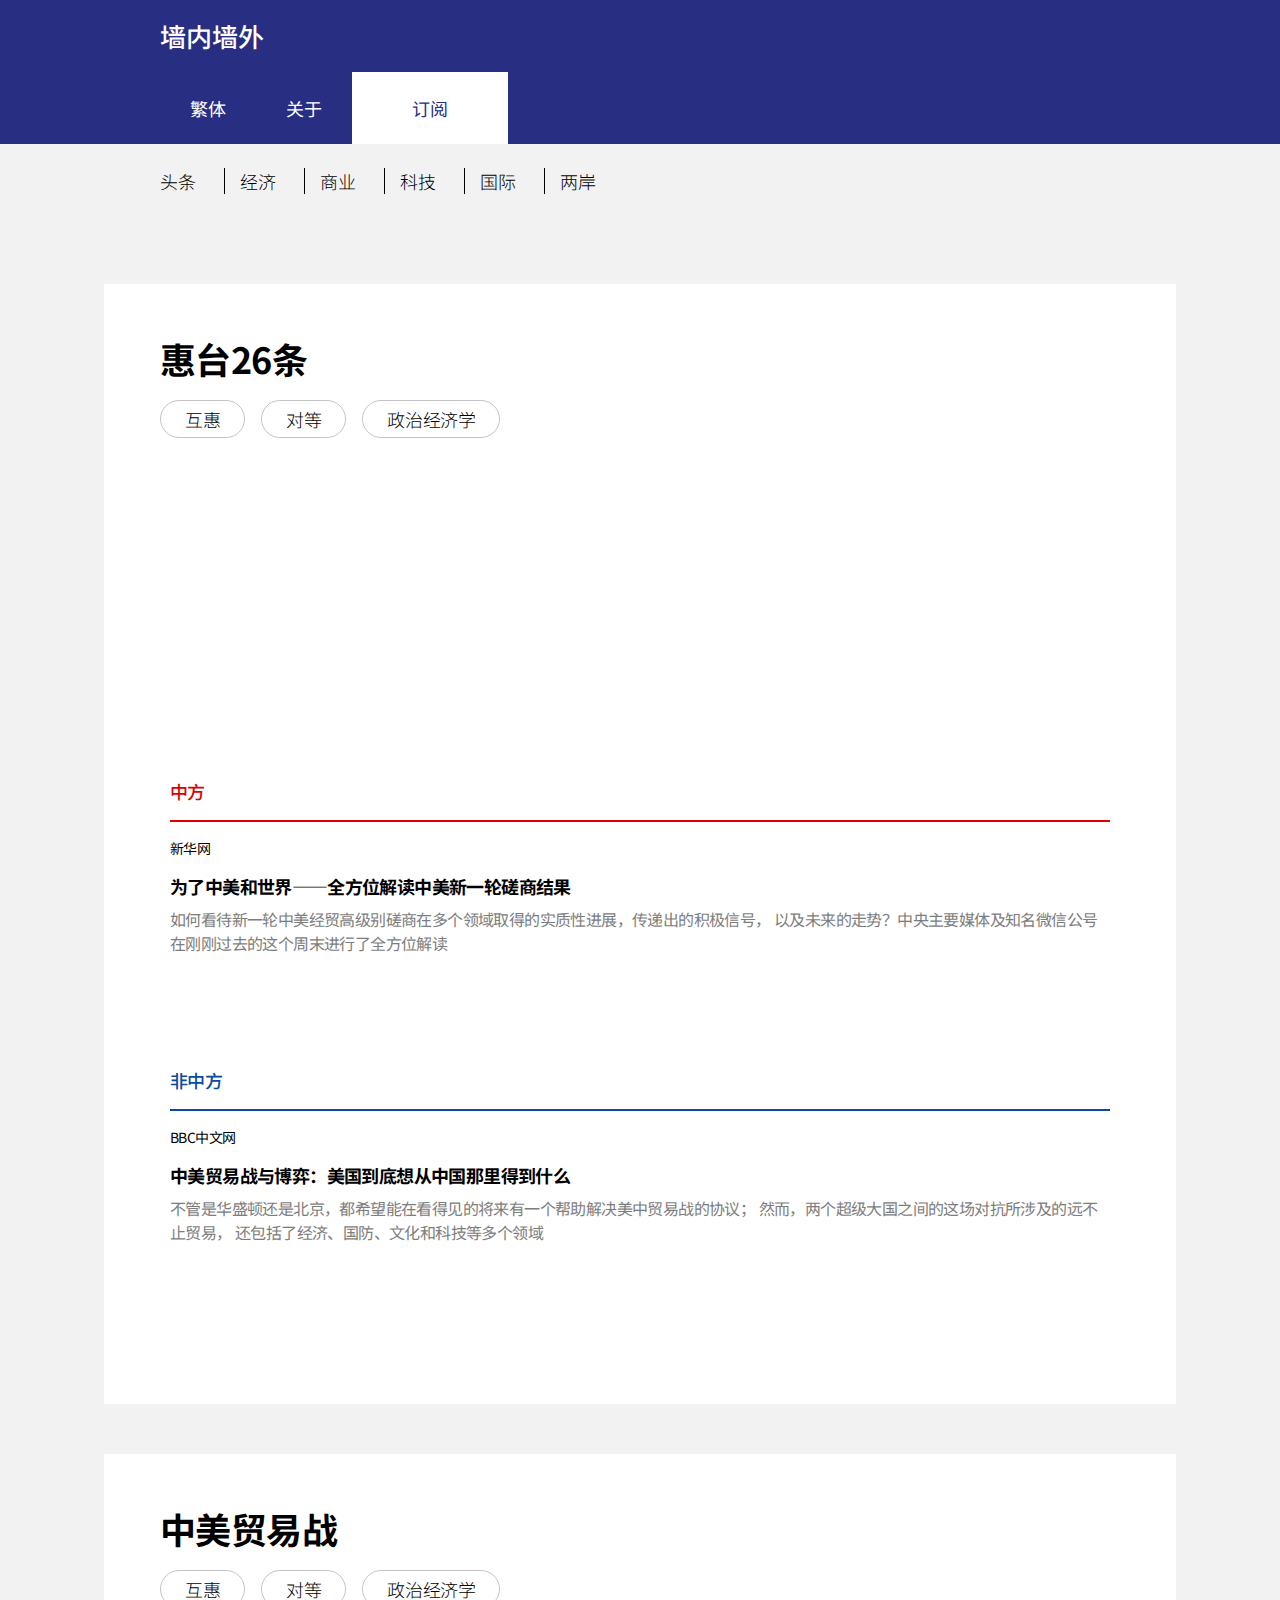
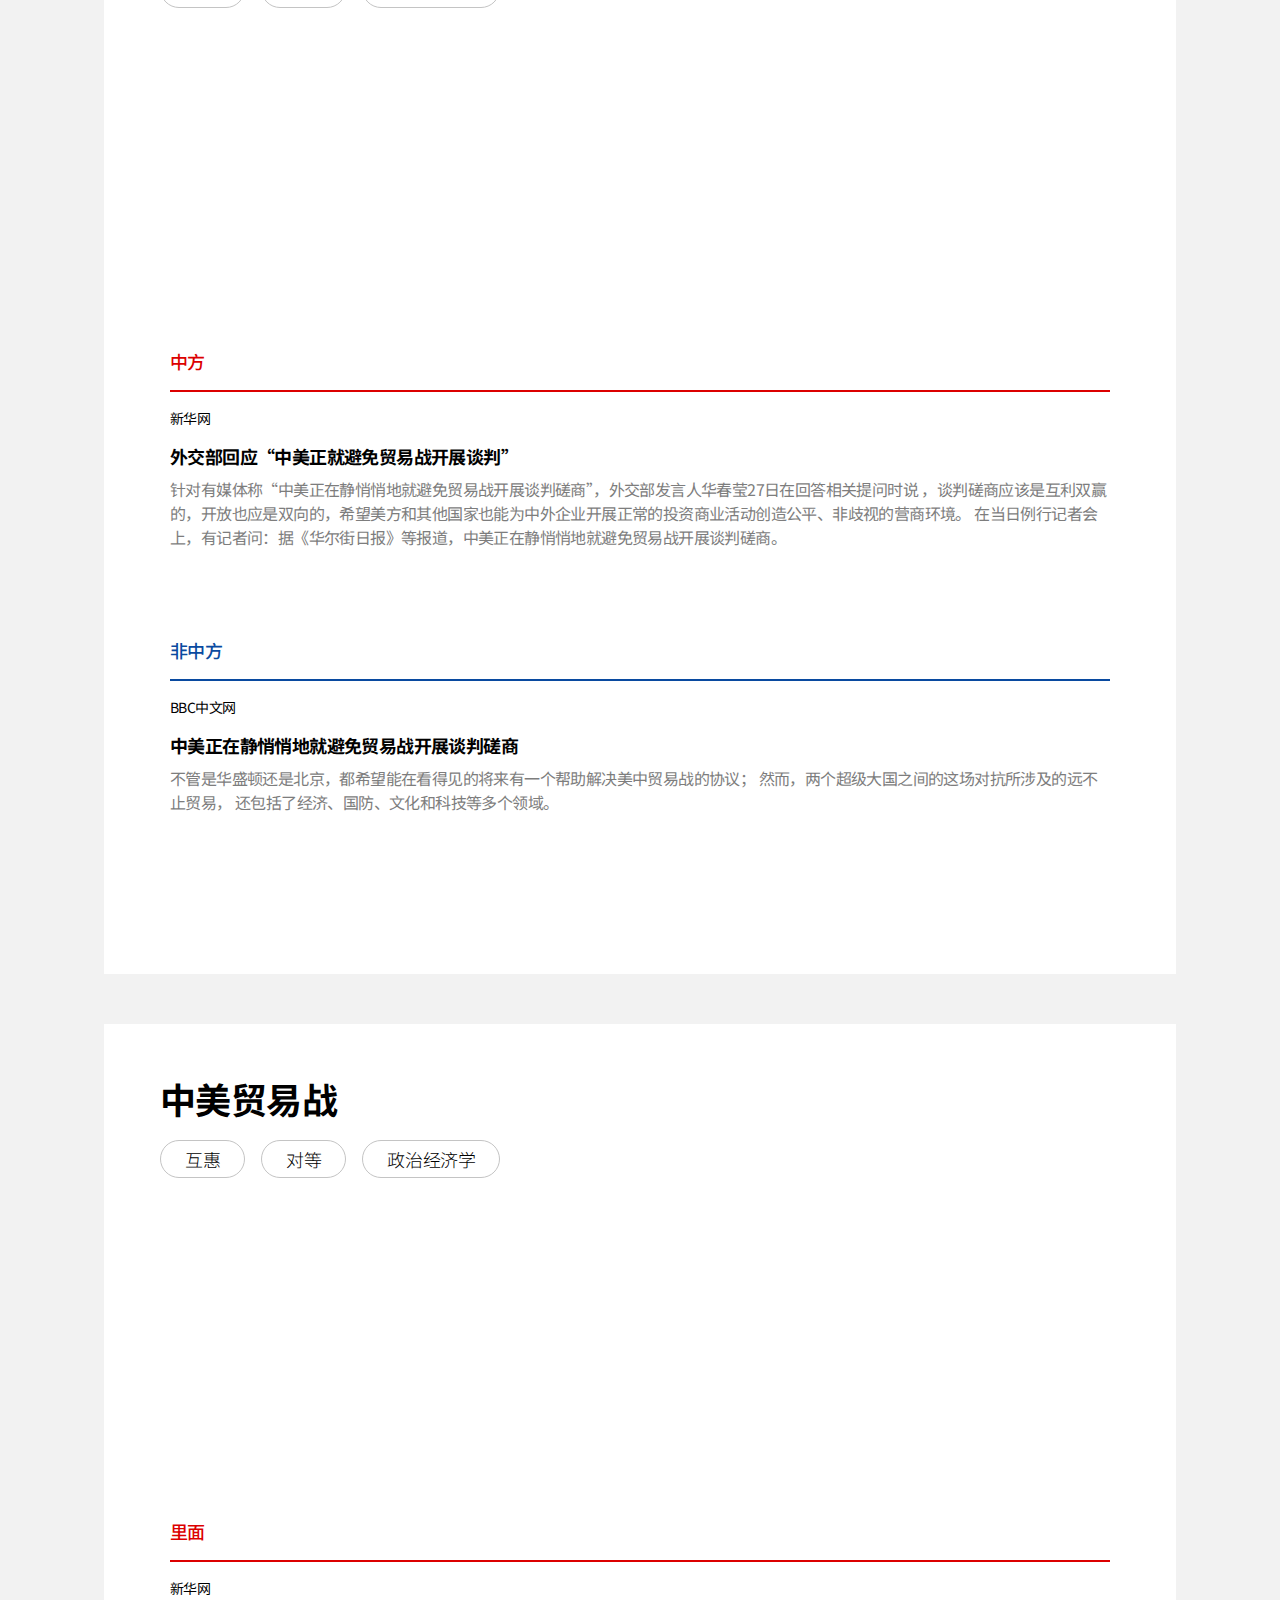
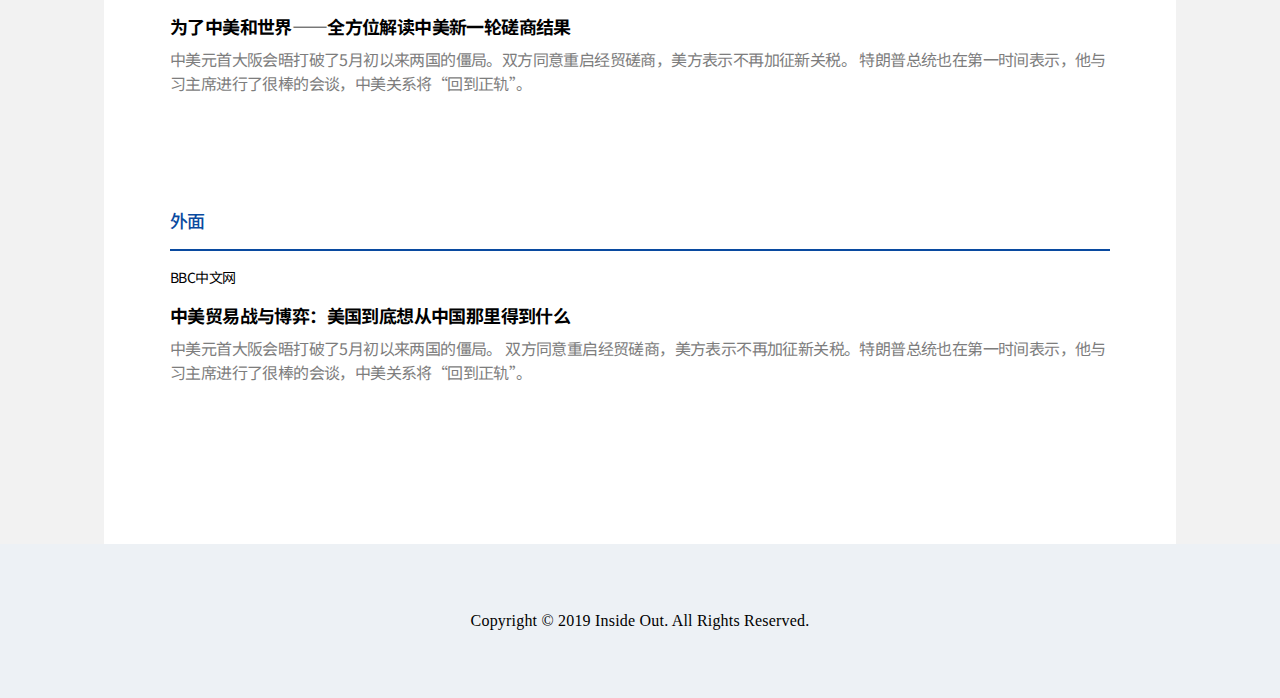
<file: demo/public/index.html>
<!-- <!DOCTYPE html> -->
<html lang='zh-Hans'>
<head>
	<title>墙内墙外</title>
	<meta name='viewport' content='width=device-width, initial-scale=1'>
	<meta http-equiv='Content-Type' content='text/html; charset=utf-8' />
	<meta name='keywords' content='' />


	<!-- Font -->
	<link href="https://fonts.googleapis.com/css?family=Noto+Sans+SC&display=swap" rel="stylesheet">
  <!-- CSS -->
	<link href='styles/reset.css' rel='stylesheet' type='text/css' />
	<link href='styles/layout.css' rel='stylesheet' type='text/css' />
	<link href='styles/share.css' rel='stylesheet' type='text/css' />

	<link href='styles/header.css' rel='stylesheet' type='text/css' />
	<link href='styles/nav.css' rel='stylesheet' type='text/css' />
	<link href='styles/index.css' rel='stylesheet' type='text/css' />
	<link href='styles/footer.css' rel='stylesheet' type='text/css' />


	<!--/script-->
</head>


<body>

	<header class='header'>
		<div class='sector'>
			<a href='./index.html'>
		    <h1 class='at16-col10 column logo'>墙内墙外</h1>
			</a>
	    <nav class='at16-col6 column page-nav'>
	      <ul class='page-nav-items'>
	        <li class='page-nav-item'><a href='zh-Hant'></a>繁体</li>
	        <li class='page-nav-item'><a href='#about'></a>关于</li>
	        <li class='page-nav-item'><a href='subscribe'></a>订阅</li>
	      </ul>
	    </nav>
		</div>
	</header>

	<main class='section'>
		<nav class='nav sector'>
			<ul class='column topic-nav-items'>
				<li class='topic-nav-item'><a href=''>头条</a></li>
				<li class='topic-nav-item'><a href=''>经济</a></li>
				<li class='topic-nav-item'><a href=''>商业</a></li>
				<li class='topic-nav-item'><a href=''>科技</a></li>
				<li class='topic-nav-item'><a href=''>国际</a></li>
				<li class='topic-nav-item'><a href=''>两岸</a></li>
			</ul>
		</nav>

		<section class='sector article-cards-wrapper'>
			<div class='sector article-heighlight'>
				<div class='at16-col8 column'>
					<a href='./article_1.html'>
						<h3 class='article-heighlight-headline'>惠台26条</h3>
					</a>
					<div class='column article-keywords'>
						<ul class='article-keyword-items'>
							<li class='article-keyword-item'><a href=''>互惠</a></li>
							<li class='article-keyword-item'><a href=''>对等</a></li>
							<li class='article-keyword-item'><a href=''>政治经济学</a></li>
						</ul>
					</div>
				</div>
				<div class='at16-col8 column'>
					<div class='article-image'
							 style="background-image: url('https://x0.ifengimg.com/ucms/2019_45/4AED47062D3A608E4126D16DEFFB3E1DF734096E_w750_h376.jpg')">
					</div>
				</div>
			</div>

			<div class='sector article-comparison'>

				<div class='at16-col8 column'>
					<div class='module'>
						<h3 class='sub-topic red-text'>中方</h3>
						<article class='article-card red-underline'>
						<h5 class='article-source'>新华网</h5>
						<h4 class='article-headline'>为了中美和世界——全方位解读中美新一轮磋商结果</h4>
						<div class='article-summary'>
							<p>
								如何看待新一轮中美经贸高级别磋商在多个领域取得的实质性进展，传递出的积极信号，
								以及未来的走势？中央主要媒体及知名微信公号在刚刚过去的这个周末进行了全方位解读
							</p>
						</div>
					</article>
					</div>
				</div>
				<div class='at16-col8 column'>
					<div class='module'>
						<h3 class='sub-topic blue-text'>非中方</h3>
						<article class='article-card blue-underline'>
						<h5 class='article-source'>BBC中文网</h5>
						<h4 class='article-headline'>中美贸易战与博弈：美国到底想从中国那里得到什么</h4>
						<div class='article-summary'>
							<p>
								不管是华盛顿还是北京，都希望能在看得见的将来有一个帮助解决美中贸易战的协议；
								然而，两个超级大国之间的这场对抗所涉及的远不止贸易， 还包括了经济、国防、文化和科技等多个领域
						</div>
					</article>
					</div>
				</div>
			</div>
		</section>

		<section class='sector article-cards-wrapper'>
			<div class='sector article-heighlight'>
				<div class='at16-col8 column'>
					<a href='./article_2.html'>
						<h3 class='article-heighlight-headline'>中美贸易战</h3>
					</a>
					<div class='column article-keywords'>
						<ul class='article-keyword-items'>
							<li class='article-keyword-item'><a href=''>互惠</a></li>
							<li class='article-keyword-item'><a href=''>对等</a></li>
							<li class='article-keyword-item'><a href=''>政治经济学</a></li>
						</ul>
					</div>
				</div>
				<div class='at16-col8 column'>
					<div class='article-image'
							 style="background-image: url('https://static01.nyt.com/images/2018/04/19/briefing/20ambriefing-asia-slide-OG14/20ambriefing-asia-slide-OG14-articleLarge.jpg')">
					</div>
				</div>
			</div>

			<div class='sector article-comparison'>

				<div class='at16-col8 column'>
					<div class='module'>
						<h3 class='sub-topic red-text'>中方</h3>
						<article class='article-card red-underline'>
						<h5 class='article-source'>新华网</h5>
						<h4 class='article-headline'>外交部回应“中美正就避免贸易战开展谈判”</h4>
						<div class='article-summary'>
							<p>
								针对有媒体称“中美正在静悄悄地就避免贸易战开展谈判磋商”，外交部发言人华春莹27日在回答相关提问时说
								，谈判磋商应该是互利双赢的，开放也应是双向的，希望美方和其他国家也能为中外企业开展正常的投资商业活动创造公平、非歧视的营商环境。
								在当日例行记者会上，有记者问：据《华尔街日报》等报道，中美正在静悄悄地就避免贸易战开展谈判磋商。
							</p>
						</div>
					</article>
					</div>
				</div>
				<div class='at16-col8 column'>
					<div class='module'>
						<h3 class='sub-topic blue-text'>非中方</h3>
						<article class='article-card blue-underline'>
						<h5 class='article-source'>BBC中文网</h5>
						<h4 class='article-headline'>中美正在静悄悄地就避免贸易战开展谈判磋商</h4>
						<div class='article-summary'>
							<p>
								不管是华盛顿还是北京，都希望能在看得见的将来有一个帮助解决美中贸易战的协议；
								然而，两个超级大国之间的这场对抗所涉及的远不止贸易， 还包括了经济、国防、文化和科技等多个领域。
							</p>

						</div>
					</article>
					</div>
				</div>
			</div>
		</section>

		<section class='sector article-cards-wrapper'>
			<div class='sector article-heighlight'>
				<div class='at16-col8 column'>
					<h3 class='article-heighlight-headline'>中美贸易战</h3>
					<div class='column article-keywords'>
						<ul class='article-keyword-items'>
							<li class='article-keyword-item'><a href=''>互惠</a></li>
							<li class='article-keyword-item'><a href=''>对等</a></li>
							<li class='article-keyword-item'><a href=''>政治经济学</a></li>
						</ul>
					</div>
				</div>
				<div class='at16-col8 column'>
					<div class='article-image'
							 style="background-image: url('https://static01.nyt.com/images/2018/04/19/briefing/20ambriefing-asia-slide-OG14/20ambriefing-asia-slide-OG14-articleLarge.jpg')">
					</div>
				</div>
			</div>

			<div class='sector article-comparison'>

				<div class='at16-col8 column'>
					<div class='module'>
						<h3 class='sub-topic red-text'>里面</h3>
						<article class='article-card red-underline'>
						<h5 class='article-source'>新华网</h5>
						<h4 class='article-headline'>为了中美和世界——全方位解读中美新一轮磋商结果</h4>
						<div class='article-summary'>
							<p>
								中美元首大阪会晤打破了5月初以来两国的僵局。双方同意重启经贸磋商，美方表示不再加征新关税。
								特朗普总统也在第一时间表示，他与习主席进行了很棒的会谈，中美关系将“回到正轨”。
							</p>
						</div>
					</article>
					</div>
				</div>
				<div class='at16-col8 column'>
					<div class='module'>
						<h3 class='sub-topic blue-text'>外面</h3>
						<article class='article-card blue-underline'>
						<h5 class='article-source'>BBC中文网</h5>
						<h4 class='article-headline'>中美贸易战与博弈：美国到底想从中国那里得到什么</h4>
						<div class='article-summary'>
							<p>
								中美元首大阪会晤打破了5月初以来两国的僵局。
								双方同意重启经贸磋商，美方表示不再加征新关税。特朗普总统也在第一时间表示，他与习主席进行了很棒的会谈，中美关系将“回到正轨”。
							</p>

						</div>
					</article>
					</div>
				</div>
			</div>
		</section>
	</main>

<footer class='footer'>
	<p class='copy-right'>Copyright &copy; 2019 Inside Out. All Rights Reserved.</p>
</footer>
</body>
</html>
</file>
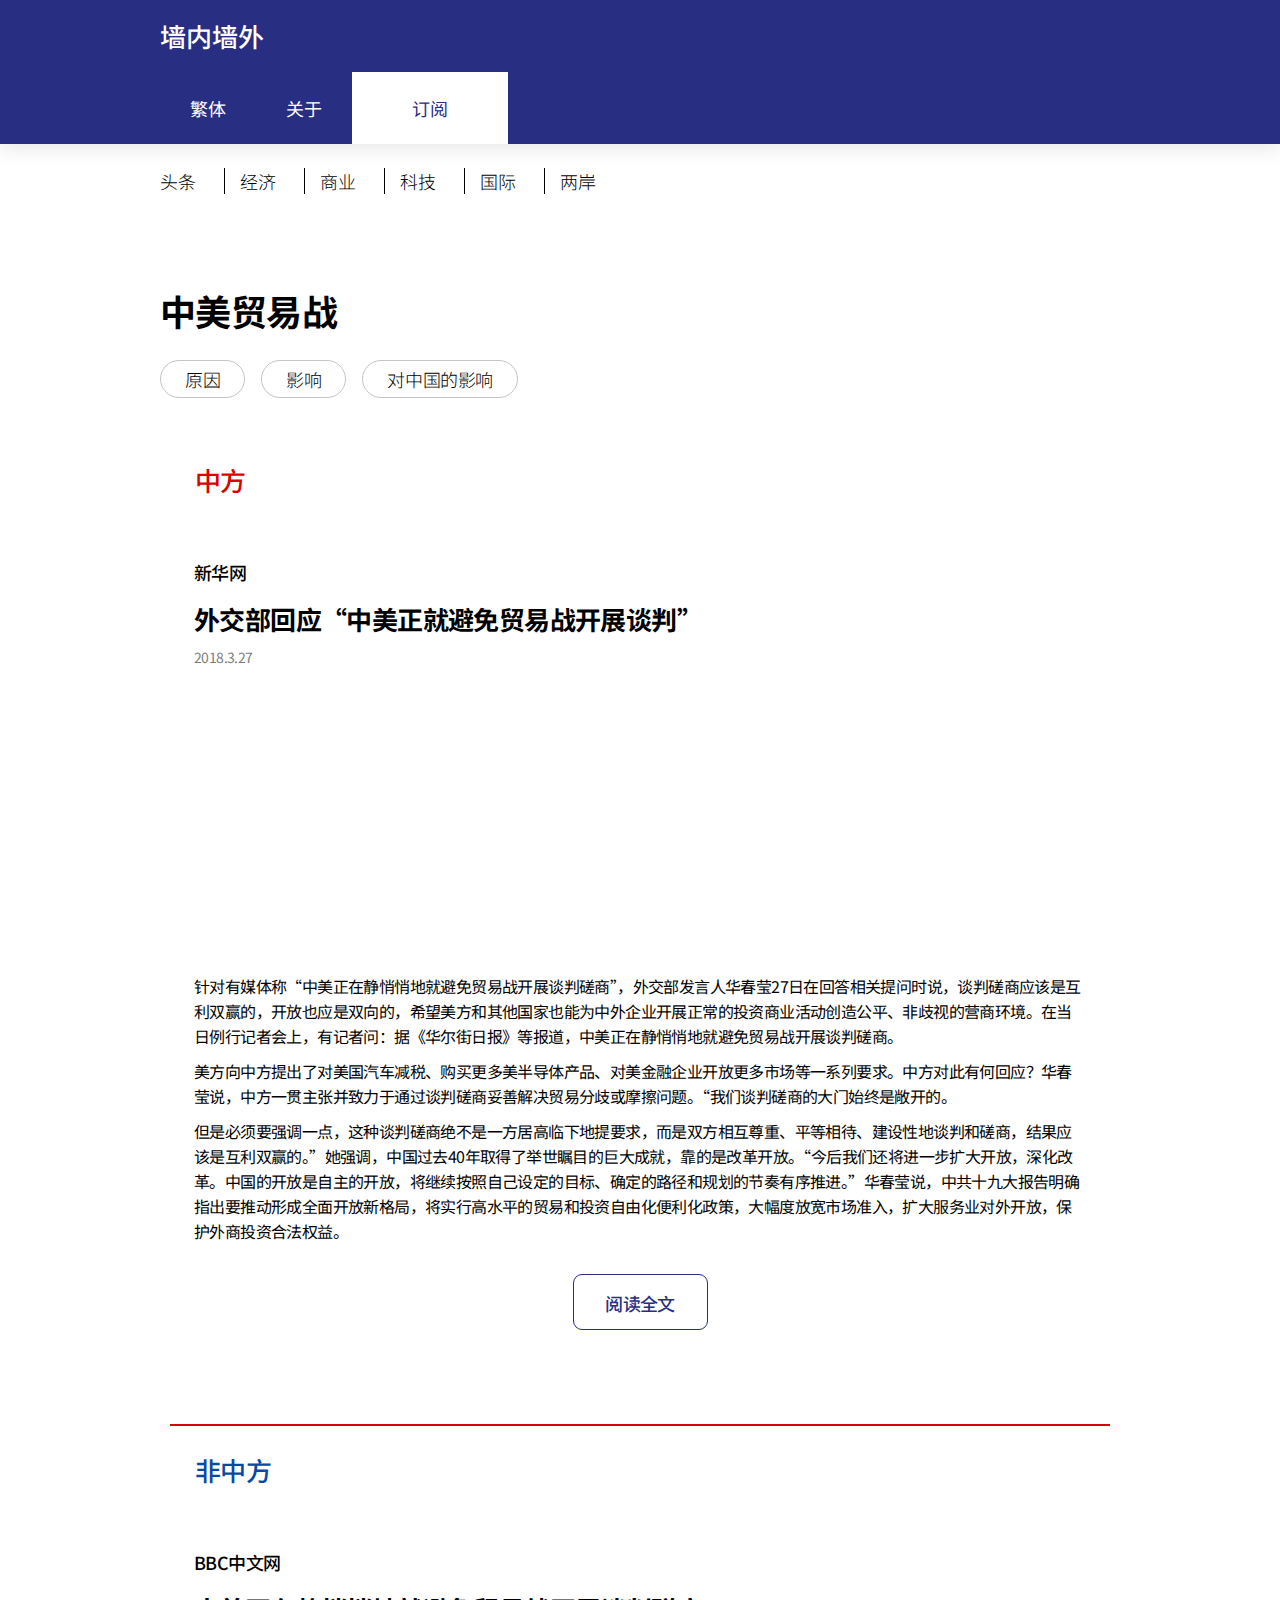
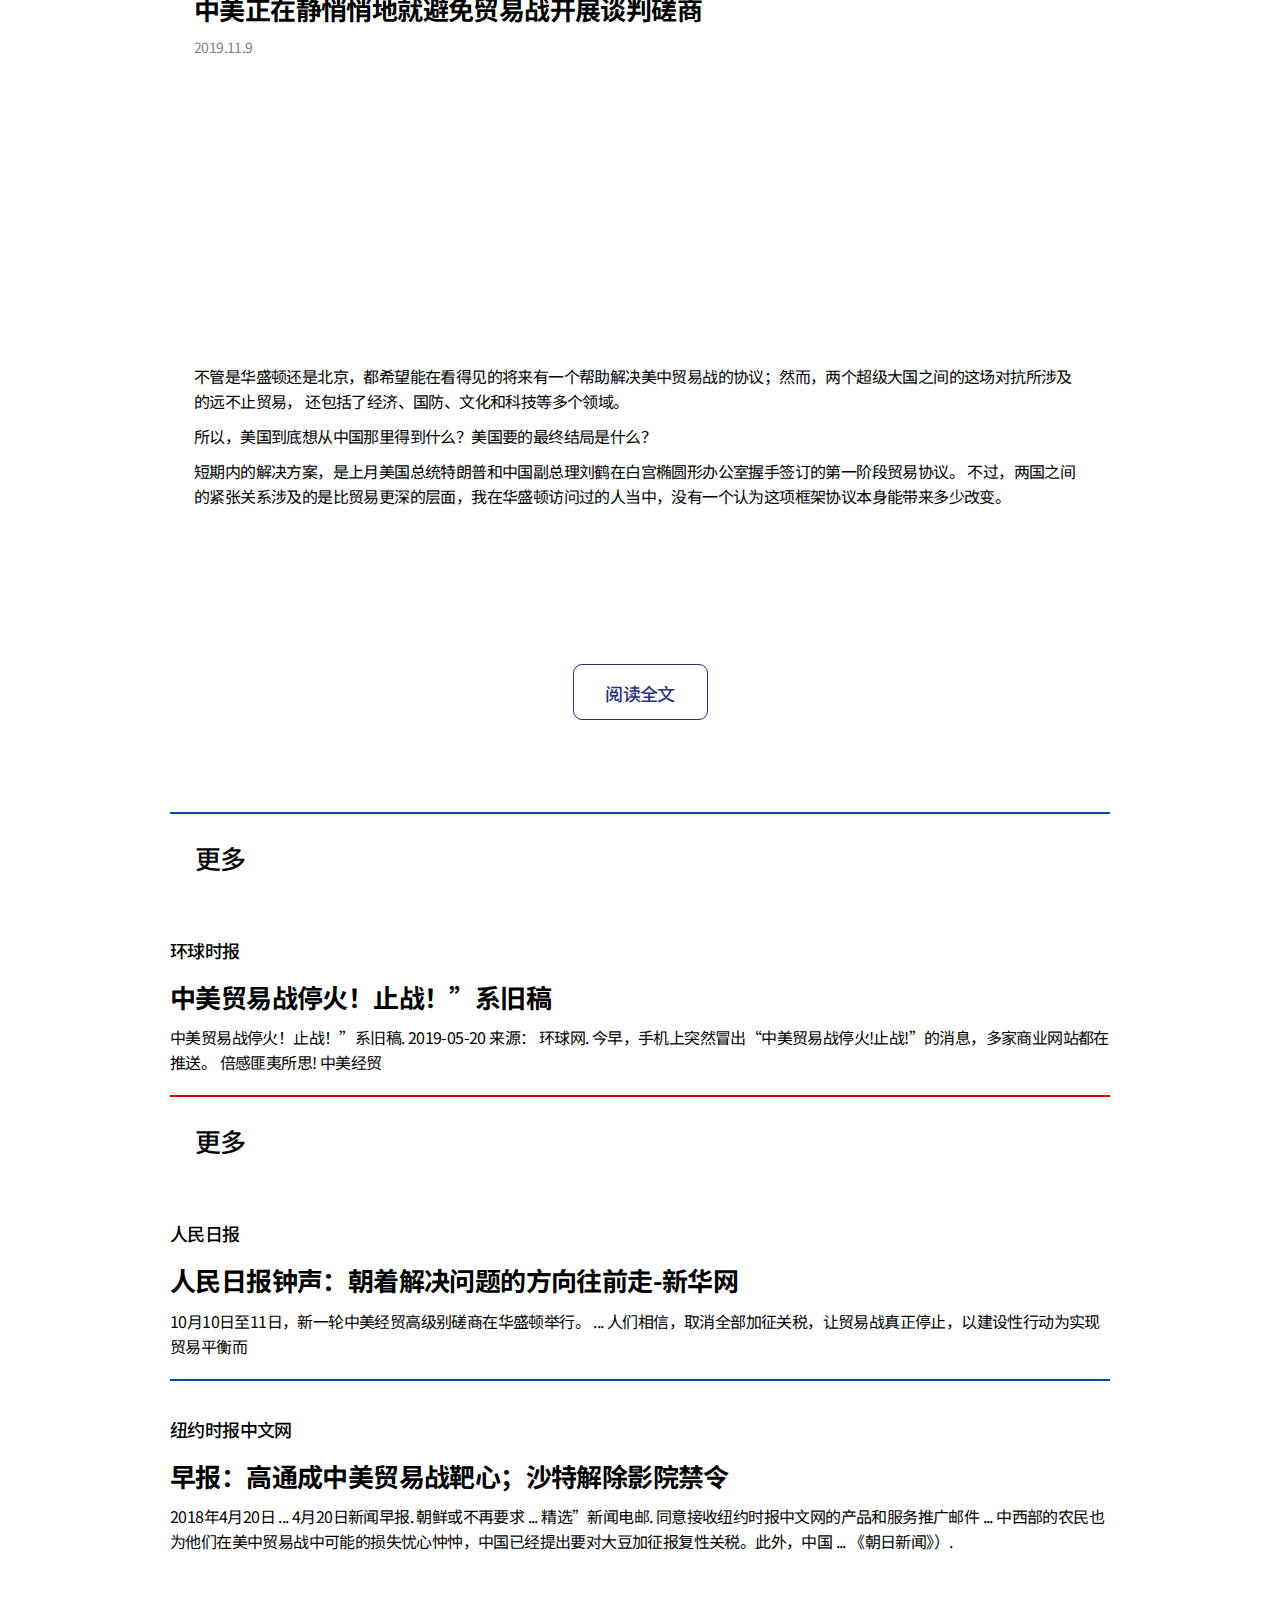
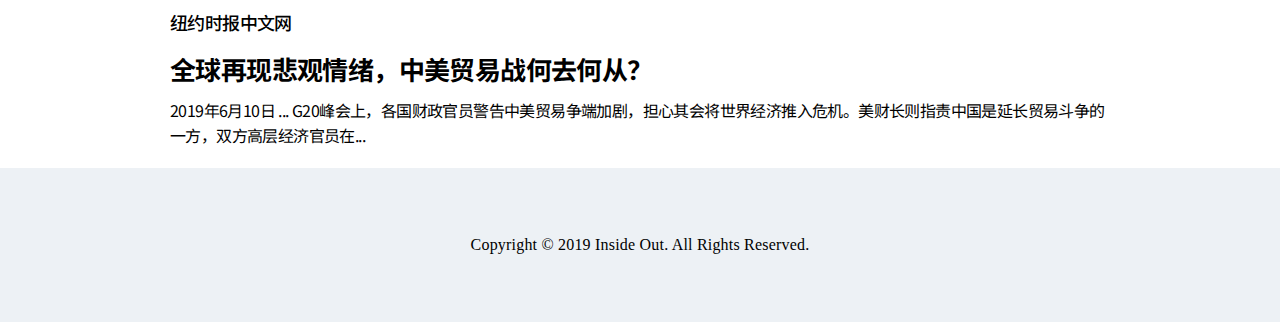
<file: mockup/article_2.html>
<!-- <!DOCTYPE html> -->
<html lang='zh-Hans'>
<head>
	<title>中美贸易战</title>
	<meta name='viewport' content='width=device-width, initial-scale=1'>
	<meta http-equiv='Content-Type' content='text/html; charset=utf-8' />
	<meta name='keywords' content='' />


	<!-- Font -->
	<link href="https://fonts.googleapis.com/css?family=Noto+Sans+SC&display=swap" rel="stylesheet">
  <!-- CSS -->
	<link href='styles/reset.css' rel='stylesheet' type='text/css' />
	<link href='styles/layout.css' rel='stylesheet' type='text/css' />
	<link href='styles/share.css' rel='stylesheet' type='text/css' />

	<link href='styles/header.css' rel='stylesheet' type='text/css' />
	<link href='styles/nav.css' rel='stylesheet' type='text/css' />
	<link href='styles/article.css' rel='stylesheet' type='text/css' />
	<link href='styles/footer.css' rel='stylesheet' type='text/css' />


	<!--/script-->
</head>


<body>

	<header class='header'>
		<div class='sector'>
			<a href='./index.html'>
		    <h1 class='at16-col10 column logo'>墙内墙外</h1>
			</a>
	    <nav class='at16-col6 column page-nav'>
	      <ul class='page-nav-items'>
	        <li class='page-nav-item'><a href='zh-Hant'></a>繁体</li>
	        <li class='page-nav-item'><a href='#about'></a>关于</li>
	        <li class='page-nav-item'><a href='subscribe'></a>订阅</li>
	      </ul>
	    </nav>
		</div>
	</header>

	<main class='section'>
		<nav class='nav sector'>
			<ul class='column topic-nav-items'>
				<li class='topic-nav-item'><a href=''>头条</a></li>
				<li class='topic-nav-item'><a href=''>经济</a></li>
				<li class='topic-nav-item'><a href=''>商业</a></li>
				<li class='topic-nav-item'><a href=''>科技</a></li>
				<li class='topic-nav-item'><a href=''>国际</a></li>
				<li class='topic-nav-item'><a href=''>两岸</a></li>
			</ul>
		</nav>

		<section class='topic sector'>
			<h2 class='headline'>中美贸易战</h2>
			<div class='keywords'>
				<ul class='keyword-items'>
					<li class='keyword-item'><a href=''>原因</a></li>
					<li class='keyword-item'><a href=''>影响</a></li>
					<li class='keyword-item'><a href=''>对中国的影响</a></li>
				</ul>
			</div>

			<div class='article_feed sector'>
				<div class='at16-col8 column'>
					<div class='module article-card-container'>
						<h3 class='sub-topic red-text'>中方</h3>
						<article class='article-card red-underline'>
							<h5 class='article-source'>新华网</h5>
							<h4 class='article-headline'>外交部回应“中美正就避免贸易战开展谈判”</h4>
							<time class='article-date' datetime=''>2018.3.27</time>
							<div class='article-image'
							     style="background-image: url('http://m.xinhuanet.com/titlepic/13842/138421532_1569404598034_title0h.jpg')">
							</div>
							<div class='article-summary'>
								<p>
									针对有媒体称“中美正在静悄悄地就避免贸易战开展谈判磋商”，外交部发言人华春莹27日在回答相关提问时说，谈判磋商应该是互利双赢的，开放也应是双向的，希望美方和其他国家也能为中外企业开展正常的投资商业活动创造公平、非歧视的营商环境。在当日例行记者会上，有记者问：据《华尔街日报》等报道，中美正在静悄悄地就避免贸易战开展谈判磋商。
								</p>
								<p>
									美方向中方提出了对美国汽车减税、购买更多美半导体产品、对美金融企业开放更多市场等一系列要求。中方对此有何回应？华春莹说，中方一贯主张并致力于通过谈判磋商妥善解决贸易分歧或摩擦问题。“我们谈判磋商的大门始终是敞开的。
								</p>
								<p>
									但是必须要强调一点，这种谈判磋商绝不是一方居高临下地提要求，而是双方相互尊重、平等相待、建设性地谈判和磋商，结果应该是互利双赢的。”她强调，中国过去40年取得了举世瞩目的巨大成就，靠的是改革开放。“今后我们还将进一步扩大开放，深化改革。中国的开放是自主的开放，将继续按照自己设定的目标、确定的路径和规划的节奏有序推进。”华春莹说，中共十九大报告明确指出要推动形成全面开放新格局，将实行高水平的贸易和投资自由化便利化政策，大幅度放宽市场准入，扩大服务业对外开放，保护外商投资合法权益。
								</p>
							</div>
							<div class='btn'>
								<a class='article-read-more'>阅读全文</a>
							</div>
						</article>
					</div>
				</div>
				<div class='at16-col8 column'>
					<div class='module article-card-container'>
						<h3 class='sub-topic blue-text'>非中方</h3>
						<article class='column article-card blue-underline'>
							<h5 class='article-source'>BBC中文网</h5>
							<h4 class='article-headline'>中美正在静悄悄地就避免贸易战开展谈判磋商</h4>
							<time class='article-date' datetime='article-date'>2019.11.9</time>
							<div class='article-image'
							     style="background-image: url('https://static01.nyt.com/images/2018/04/19/briefing/20ambriefing-asia-slide-OG14/20ambriefing-asia-slide-OG14-articleLarge.jpg')">
							</div>
							<div class='article-summary'>
								<p>
									不管是华盛顿还是北京，都希望能在看得见的将来有一个帮助解决美中贸易战的协议；然而，两个超级大国之间的这场对抗所涉及的远不止贸易，
									还包括了经济、国防、文化和科技等多个领域。
								</p>
								<p>
									所以，美国到底想从中国那里得到什么？美国要的最终结局是什么？
								</p>
								<p>
									短期内的解决方案，是上月美国总统特朗普和中国副总理刘鹤在白宫椭圆形办公室握手签订的第一阶段贸易协议。
									不过，两国之间的紧张关系涉及的是比贸易更深的层面，我在华盛顿访问过的人当中，没有一个认为这项框架协议本身能带来多少改变。
								</p>
							</div>
							<div class='btn'>
								<a class='article-read-more'>阅读全文</a>
							</div>
						</article>
					</div>

				</div>
			</div>

			<div class='article-recommendation sector'>

				<div class='at16-col8 column'>
					<div class='module article-card-container'>
						<h3 class='sub-topic'>更多</h3>
						<article class='article-promo-card red-underline'>
							<h5 class='article-source'>环球时报</h5>
							<h4 class='article-headline'>
							中美贸易战停火！止战！”系旧稿</h4>
							<div class='article-summary'>
								<p>
									中美贸易战停火！止战！”系旧稿. 2019-05-20 来源： 环球网. 今早，手机上突然冒出“中美贸易战停火!止战!”的消息，多家商业网站都在推送。 倍感匪夷所思! 中美经贸
								</p>
							</div>
						</article>
					</div>
				</div>

				<div class='at16-col8 column'>
					<div class='module article-card-container'>
						<h3 class='sub-topic'>更多</h3>
						<article class='article-promo-card blue-underline'>
							<h5 class='article-source'>人民日报</h5>
							<h4 class='article-headline'>人民日报钟声：朝着解决问题的方向往前走-新华网</h4>
							<div class='article-summary'>
								<p>
									10月10日至11日，新一轮中美经贸高级别磋商在华盛顿举行。 ... 人们相信，取消全部加征关税，让贸易战真正停止，以建设性行动为实现贸易平衡而
								</p>
							</div>
						</article>
					</div>
				</div>

				<div class='at16-col8 column'>
					<div class='module article-card-container'>
						<article class='article-promo-card'>
							<h5 class='article-source'>纽约时报中文网</h5>
							<h4 class='article-headline'>早报：高通成中美贸易战靶心；沙特解除影院禁令</h4>
							<div class='article-summary'>
								<p>
									2018年4月20日 ... 4月20日新闻早报. 朝鲜或不再要求 ... 精选”新闻电邮. 同意接收纽约时报中文网的产品和服务推广邮件 ... 中西部的农民也为他们在美中贸易战中可能的损失忧心忡忡，中国已经提出要对大豆加征报复性关税。此外，中国 ... 《朝日新闻》）.
								</p>
							</div>
						</article>
					</div>
				</div>

				<div class='at16-col8 column'>
					<div class='module article-card-container'>
						<article class='article-promo-card'>
							<h5 class='article-source'>纽约时报中文网</h5>
							<h4 class='article-headline'>全球再现悲观情绪，中美贸易战何去何从？</h4>
							<div class='article-summary'>
								<p>
									2019年6月10日 ... G20峰会上，各国财政官员警告中美贸易争端加剧，担心其会将世界经济推入危机。美财长则指责中国是延长贸易斗争的一方，双方高层经济官员在...
								</p>
							</div>
						</article>
				</div>

			</div>


		</section>

	</main>

<footer class='footer'>
	<p class='copy-right'>Copyright &copy; 2019 Inside Out. All Rights Reserved.</p>
</footer>
</body>
</html>
</file>
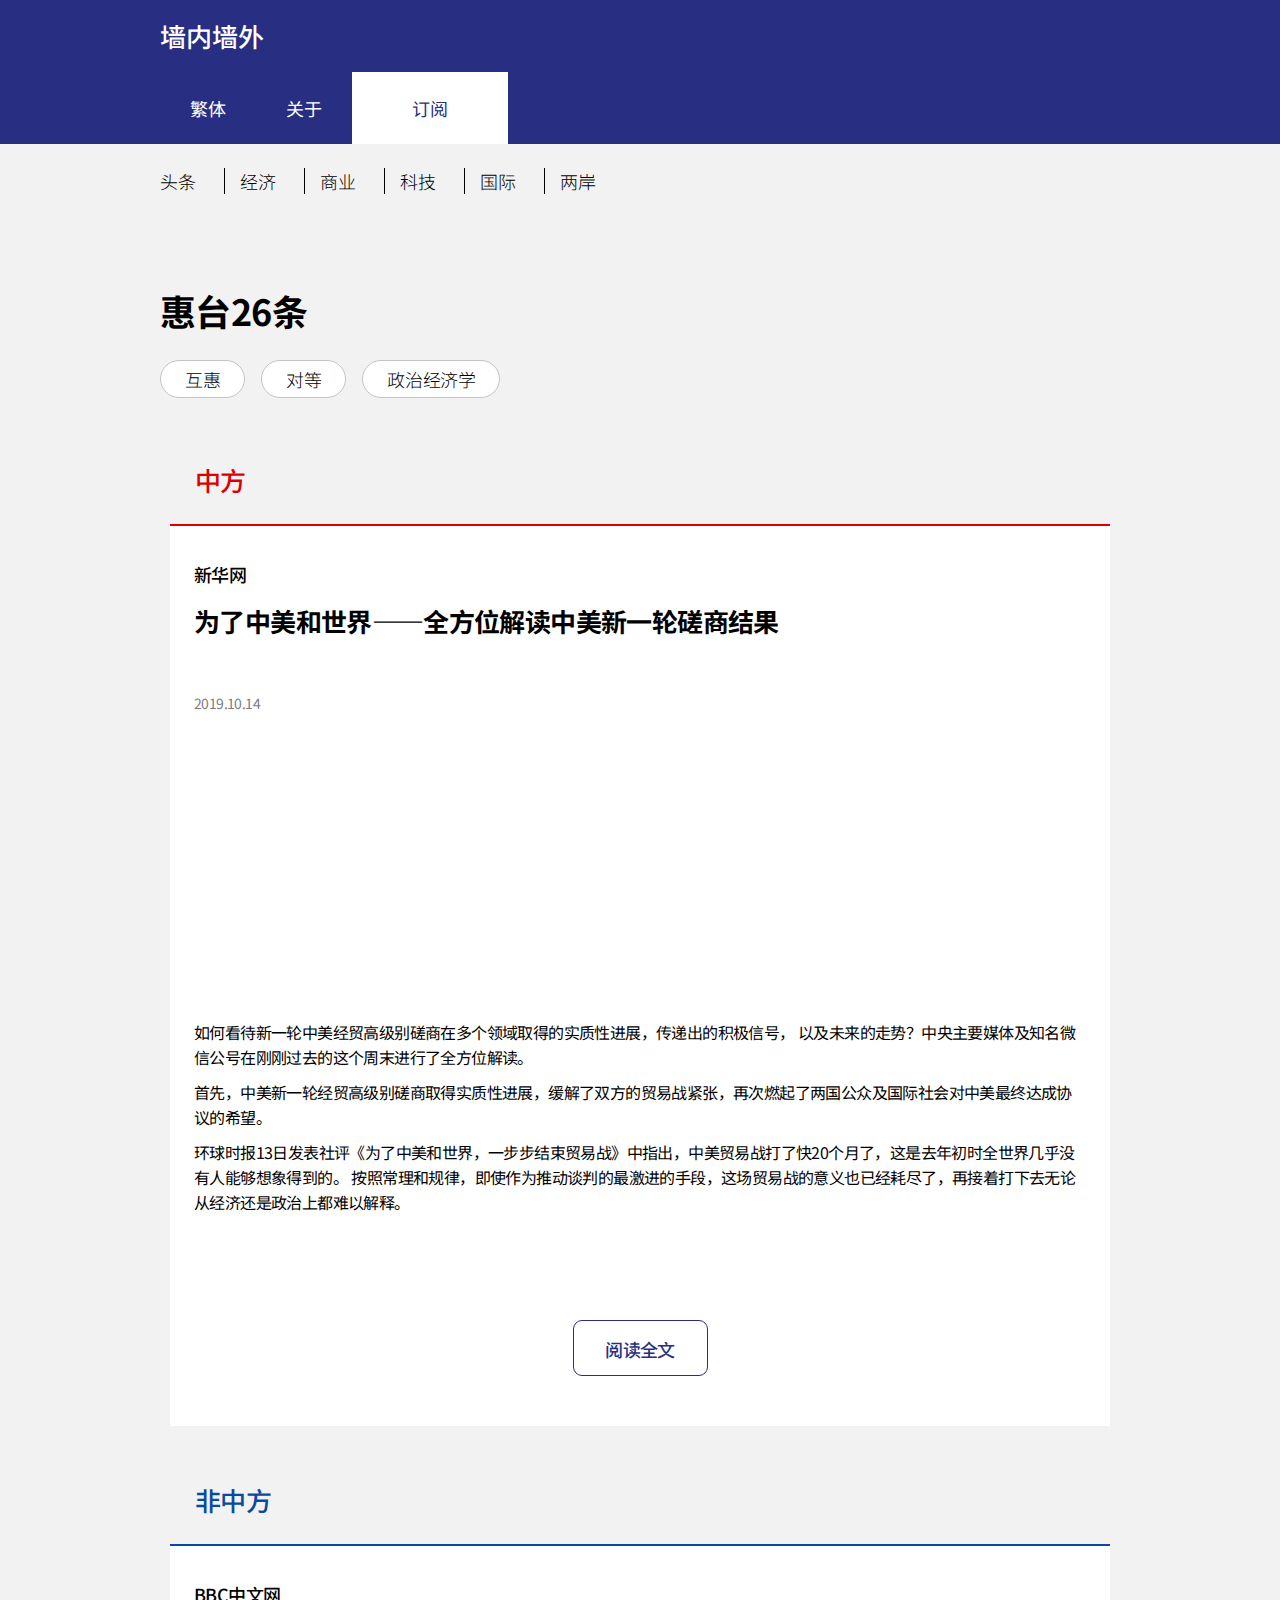
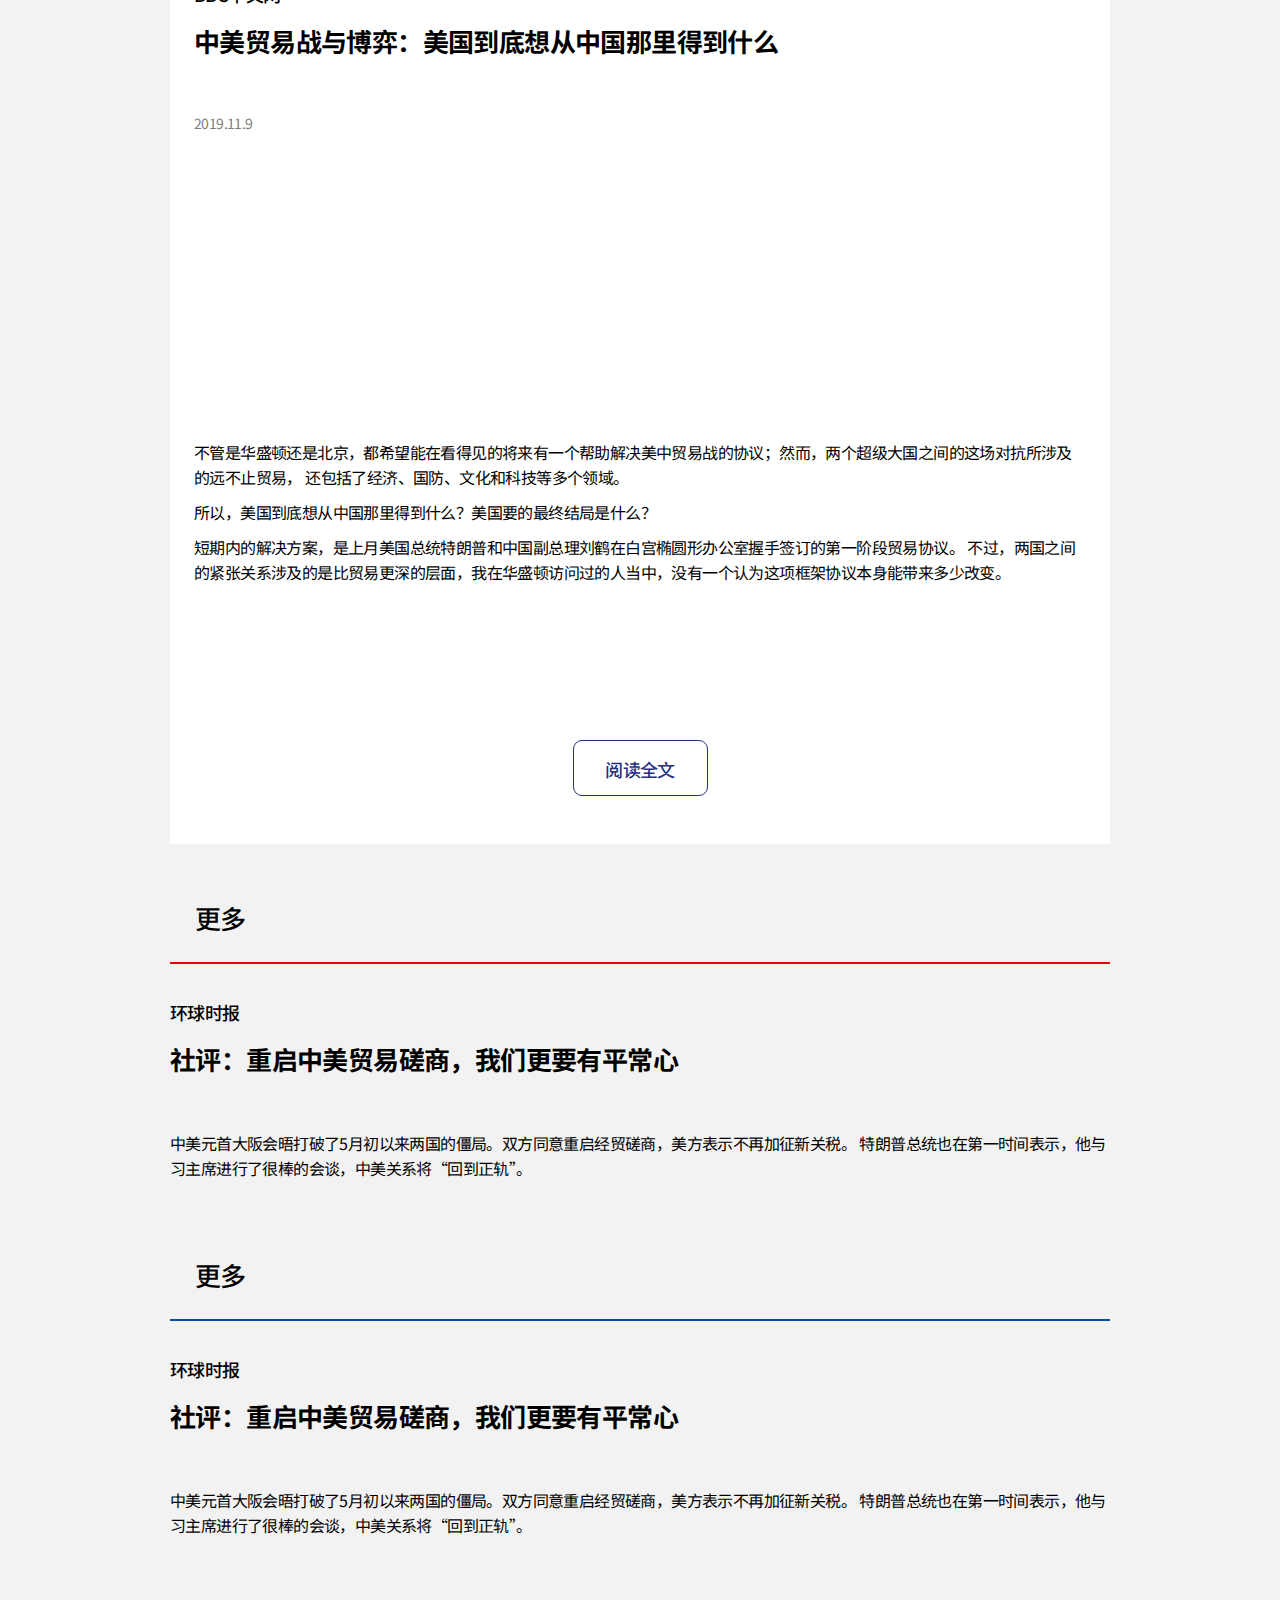
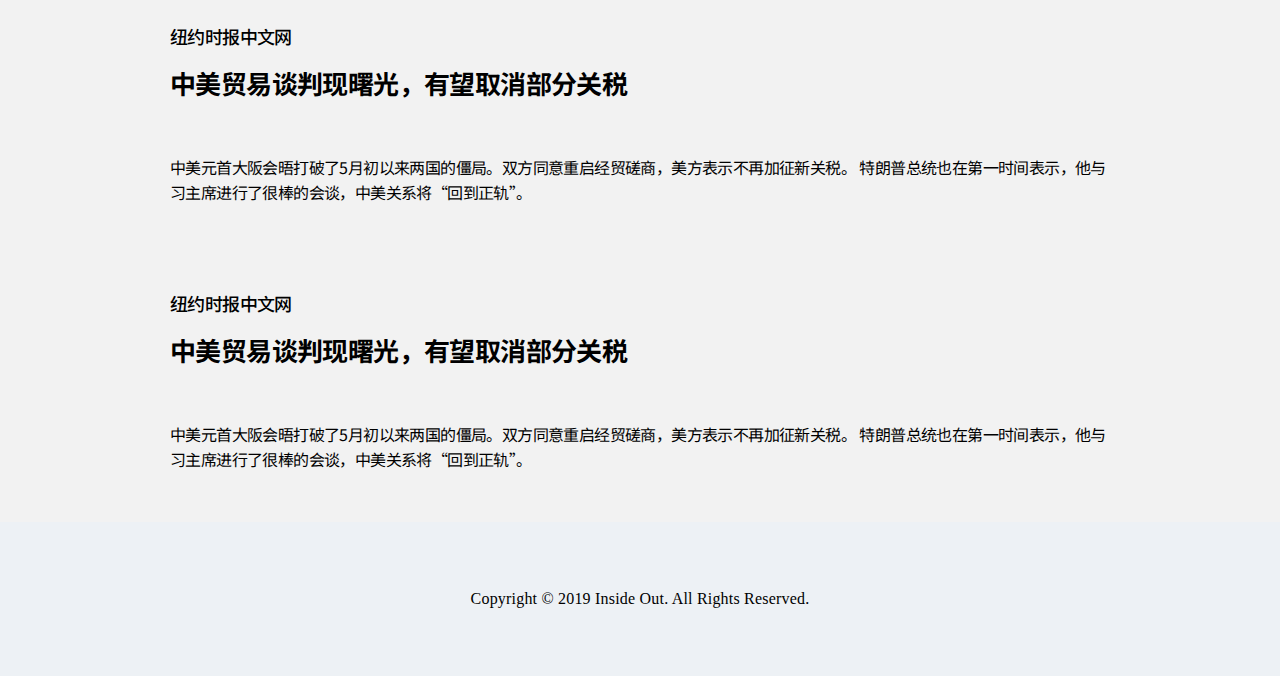
<file: demo/public/article_1.html>
<!-- <!DOCTYPE html> -->
<html lang='zh-Hans'>
<head>
	<title>惠台26条</title>
	<meta name='viewport' content='width=device-width, initial-scale=1'>
	<meta http-equiv='Content-Type' content='text/html; charset=utf-8' />
	<meta name='keywords' content='' />


	<!-- Font -->
	<link href="https://fonts.googleapis.com/css?family=Noto+Sans+SC&display=swap" rel="stylesheet">
  <!-- CSS -->
	<link href='styles/reset.css' rel='stylesheet' type='text/css' />
	<link href='styles/layout.css' rel='stylesheet' type='text/css' />
	<link href='styles/share.css' rel='stylesheet' type='text/css' />

	<link href='styles/header.css' rel='stylesheet' type='text/css' />
	<link href='styles/nav.css' rel='stylesheet' type='text/css' />
	<link href='styles/article.css' rel='stylesheet' type='text/css' />
	<link href='styles/footer.css' rel='stylesheet' type='text/css' />


	<!--/script-->
</head>


<body>

	<header class='header'>
		<div class='sector'>
			<a href='./index.html'>
		    <h1 class='at16-col10 column logo'>墙内墙外</h1>
			</a>
	    <nav class='at16-col6 column page-nav'>
	      <ul class='page-nav-items'>
	        <li class='page-nav-item'><a href='zh-Hant'></a>繁体</li>
	        <li class='page-nav-item'><a href='#about'></a>关于</li>
	        <li class='page-nav-item'><a href='subscribe'></a>订阅</li>
	      </ul>
	    </nav>
		</div>
	</header>

	<main class='section'>
		<nav class='nav sector'>
			<ul class='column topic-nav-items'>
				<li class='topic-nav-item'><a href=''>头条</a></li>
				<li class='topic-nav-item'><a href=''>经济</a></li>
				<li class='topic-nav-item'><a href=''>商业</a></li>
				<li class='topic-nav-item'><a href=''>科技</a></li>
				<li class='topic-nav-item'><a href=''>国际</a></li>
				<li class='topic-nav-item'><a href=''>两岸</a></li>
			</ul>
		</nav>

		<section class='topic sector'>
			<h2 class='headline'>惠台26条</h2>
			<div class='keywords'>
				<ul class='keyword-items'>
					<li class='keyword-item'><a href=''>互惠</a></li>
					<li class='keyword-item'><a href=''>对等</a></li>
					<li class='keyword-item'><a href=''>政治经济学</a></li>
				</ul>
			</div>

			<div class='article_feed sector'>
				<div class='at16-col8 column'>
					<div class='module article-card-container'>
						<h3 class='sub-topic red-text'>中方</h3>
						<article class='article-card red-underline'>
							<h5 class='article-source'>新华网</h5>
							<h4 class='article-headline'>为了中美和世界——全方位解读中美新一轮磋商结果</h4>
							<time class='article-date' datetime=''>2019.10.14</time>
							<div class='article-image'
							     style="background-image: url('https://x0.ifengimg.com/ucms/2019_45/4AED47062D3A608E4126D16DEFFB3E1DF734096E_w750_h376.jpg')">
							</div>
							<div class='article-summary'>
								<p>
									如何看待新一轮中美经贸高级别磋商在多个领域取得的实质性进展，传递出的积极信号，
									以及未来的走势？中央主要媒体及知名微信公号在刚刚过去的这个周末进行了全方位解读。
								</p>
								<p>
									首先，中美新一轮经贸高级别磋商取得实质性进展，缓解了双方的贸易战紧张，再次燃起了两国公众及国际社会对中美最终达成协议的希望。
								</p>
								<p>
									环球时报13日发表社评《为了中美和世界，一步步结束贸易战》中指出，中美贸易战打了快20个月了，这是去年初时全世界几乎没有人能够想象得到的。
									按照常理和规律，即使作为推动谈判的最激进的手段，这场贸易战的意义也已经耗尽了，再接着打下去无论从经济还是政治上都难以解释。
								</p>
							</div>
							<div class='btn'>
								<a class='article-read-more' href='https://military.china.com/news/568/20191108/37365740.html'>阅读全文</a>
							</div>
						</article>
					</div>
				</div>
				<div class='at16-col8 column'>
					<div class='module article-card-container'>
						<h3 class='sub-topic blue-text'>非中方</h3>
						<article class='column article-card blue-underline'>
							<h5 class='article-source'>BBC中文网</h5>
							<h4 class='article-headline'>中美贸易战与博弈：美国到底想从中国那里得到什么</h4>
							<time class='article-date' datetime='article-date'>2019.11.9</time>
							<div class='article-image'
							     style="background-image: url('https://static01.nyt.com/images/2017/10/25/opinion/25borgonjonWeb/25borgonjonWeb-articleLarge.jpg')">
							</div>
							<div class='article-summary'>
								<p>
									不管是华盛顿还是北京，都希望能在看得见的将来有一个帮助解决美中贸易战的协议；然而，两个超级大国之间的这场对抗所涉及的远不止贸易，
									还包括了经济、国防、文化和科技等多个领域。
								</p>
								<p>
									所以，美国到底想从中国那里得到什么？美国要的最终结局是什么？
								</p>
								<p>
									短期内的解决方案，是上月美国总统特朗普和中国副总理刘鹤在白宫椭圆形办公室握手签订的第一阶段贸易协议。
									不过，两国之间的紧张关系涉及的是比贸易更深的层面，我在华盛顿访问过的人当中，没有一个认为这项框架协议本身能带来多少改变。
								</p>
							</div>
							<div class='btn'>
								<a class='article-read-more' href='https://www.bbc.com/zhongwen/simp/chinese_news'>阅读全文</a>
							</div>
						</article>
					</div>

				</div>
			</div>

			<div class='article-recommendation sector'>

				<div class='at16-col8 column'>
					<div class='module article-card-container'>
						<h3 class='sub-topic'>更多</h3>
						<article class='article-promo-card red-underline'>
							<h5 class='article-source'>环球时报</h5>
							<h4 class='article-headline'>社评：重启中美贸易磋商，我们更要有平常心</h4>
							<div class='article-summary'>
								<p>
									中美元首大阪会晤打破了5月初以来两国的僵局。双方同意重启经贸磋商，美方表示不再加征新关税。
									特朗普总统也在第一时间表示，他与习主席进行了很棒的会谈，中美关系将“回到正轨”。
								</p>
							</div>
						</article>
					</div>
				</div>

				<div class='at16-col8 column'>
					<div class='module article-card-container'>
						<h3 class='sub-topic'>更多</h3>
						<article class='article-promo-card blue-underline'>
							<h5 class='article-source'>环球时报</h5>
							<h4 class='article-headline'>社评：重启中美贸易磋商，我们更要有平常心</h4>
							<div class='article-summary'>
								<p>
									中美元首大阪会晤打破了5月初以来两国的僵局。双方同意重启经贸磋商，美方表示不再加征新关税。
									特朗普总统也在第一时间表示，他与习主席进行了很棒的会谈，中美关系将“回到正轨”。
								</p>
							</div>
						</article>
					</div>
				</div>

				<div class='at16-col8 column'>
					<div class='module article-card-container'>
						<article class='article-promo-card'>
							<h5 class='article-source'>纽约时报中文网</h5>
							<h4 class='article-headline'>中美贸易谈判现曙光，有望取消部分关税</h4>
							<div class='article-summary'>
								<p>
									中美元首大阪会晤打破了5月初以来两国的僵局。双方同意重启经贸磋商，美方表示不再加征新关税。
									特朗普总统也在第一时间表示，他与习主席进行了很棒的会谈，中美关系将“回到正轨”。
								</p>
							</div>
						</article>
					</div>
				</div>

				<div class='at16-col8 column'>
					<div class='module article-card-container'>
						<article class='article-promo-card'>
							<h5 class='article-source'>纽约时报中文网</h5>
							<h4 class='article-headline'>中美贸易谈判现曙光，有望取消部分关税</h4>
							<div class='article-summary'>
								<p>
									中美元首大阪会晤打破了5月初以来两国的僵局。双方同意重启经贸磋商，美方表示不再加征新关税。
									特朗普总统也在第一时间表示，他与习主席进行了很棒的会谈，中美关系将“回到正轨”。
								</p>
							</div>
						</article>
				</div>

			</div>


		</section>

	</main>

<footer class='footer'>
	<p class='copy-right'>Copyright &copy; 2019 Inside Out. All Rights Reserved.</p>
</footer>




</body>


</html>
</file>
<file: demo/public/styles/layout.css>
.module:after,
.column:after,
.sector:after,
.clearfix:after {
  content: "";
  display: block;
  height: 0;
  visibility: hidden;
  clear: both;
}


.sector {
  margin: 0 auto;
}

.column {
  box-sizing: border-box;
  -ms-box-sizing: border-box;
  -moz-box-sizing: border-box;
  width: 100%;
  max-width: 100%;
  float: left;
  /*
  Note:
  min-height prevents column
  from collapsing
  if it has no content or
  if its content is position fixed
  */
  min-height: 1px;
}

.module {
  box-sizing: border-box;
  -ms-box-sizing: border-box;
  -moz-box-sizing: border-box;
}

.hide { display: none; }

/* GUTTERS */

.module {
  margin-left:  10px;
  margin-right: 10px;
}

.module.padded {
  margin-right: 0;
  margin-left: 0;
  width: 100%;
}

.gutter-right  { margin-right:  20px; }
.gutter-left   { margin-left:   20px; }
.gutter-top    { margin-top:    20px; }
.gutter-bottom { margin-bottom: 20px; }

/* COLUMN WIDTHS */

.col1  { width: 80px; }
.col2  { width: 160px; }
.col3  { width: 240px; }
.col4  { width: 320px; }
.col5  { width: 400px; }
.col6  { width: 480px; }
.col7  { width: 560px; }
.col8  { width: 640px; }
.col9  { width: 720px; }
.col10 { width: 800px; }
.col11 { width: 880px; }
.col12 { width: 960px; }
.col13 { width: 1040px; }
.col14 { width: 1120px; }
.col15 { width: 1200px; }
.col16 { width: 1280px; }

/* COLUMN OFFSETS */

.offset1  { margin-left: 80px; }
.offset2  { margin-left: 160px; }
.offset3  { margin-left: 240px; }
.offset4  { margin-left: 320px; }
.offset5  { margin-left: 400px; }
.offset6  { margin-left: 480px; }
.offset7  { margin-left: 560px; }
.offset8  { margin-left: 640px; }
.offset9  { margin-left: 720px; }
.offset10 { margin-left: 800px; }
.offset11 { margin-left: 880px; }
.offset12 { margin-left: 960px; }
.offset13 { margin-left: 1040px; }
.offset14 { margin-left: 1120px; }
.offset15 { margin-left: 1200px; }
.offset16 { margin-left: 1280px; }

/* BREAK POINTS */

/* 4 Units */

@media all and (max-width: 660px) {

  html { outline-color: rgb(4, 0, 0); } /* for context.js */

  .hide4  { display: none; }
  .sector { width: 100%; }
  .column { width: 100% !important; }
  .module { width: auto; }
}

/* 8 Units */

@media all and (min-width: 661px) and (max-width: 980px) {

  html { outline-color: rgb(8, 0, 0); } /* for context.js */

  .hide8  { display: none; }
  .sector { width: 640px; }

  .at8-col1  { width: 80px; }
  .at8-col2  { width: 160px; }
  .at8-col3  { width: 240px; }
  .at8-col4  { width: 320px; }
  .at8-col5  { width: 400px; }
  .at8-col6  { width: 480px; }
  .at8-col7  { width: 560px; }
  .at8-col8  { width: 640px; }

  .at8-offset1  { margin-left: 80px; }
  .at8-offset2  { margin-left: 160px; }
  .at8-offset3  { margin-left: 240px; }
  .at8-offset4  { margin-left: 320px; }
}

/* 12 Units */

@media all and (min-width: 981px) and (max-width: 1300px) {

  html { outline-color: rgb(12, 0, 0); } /* for context.js */

  .hide12 { display: none; }
  .sector { width: 960px; }

  .at12-col1  { width: 80px; }
  .at12-col2  { width: 160px; }
  .at12-col3  { width: 240px; }
  .at12-col4  { width: 320px; }
  .at12-col5  { width: 400px; }
  .at12-col6  { width: 480px; }
  .at12-col7  { width: 560px; }
  .at12-col8  { width: 640px; }
  .at12-col9  { width: 720px; }
  .at12-col10 { width: 800px; }
  .at12-col11 { width: 880px; }
  .at12-col12 { width: 960px; }

  .at12-offset1  { margin-left: 80px; }
  .at12-offset2  { margin-left: 160px; }
  .at12-offset3  { margin-left: 240px; }
  .at12-offset4  { margin-left: 320px; }
}

/* 16 Units */

@media all and (min-width: 1301px) {

  html { outline-color: rgb(16, 0, 0); } /* for context.js */

  .hide16 { display: none; }
  .sector { width: 1280px; }

  .at16-col1  { width: 80px; }
  .at16-col2  { width: 160px; }
  .at16-col3  { width: 240px; }
  .at16-col4  { width: 320px; }
  .at16-col5  { width: 400px; }
  .at16-col6  { width: 480px; }
  .at16-col7  { width: 560px; }
  .at16-col8  { width: 640px; }
  .at16-col9  { width: 720px; }
  .at16-col10 { width: 800px; }
  .at16-col11 { width: 880px; }
  .at16-col12 { width: 960px; }
  .at16-col13 { width: 1040px; }
  .at16-col14 { width: 1120px; }
  .at16-col15 { width: 1200px; }
  .at16-col16 { width: 1280px; }

  .at16-offset1  { margin-left: 80px; }
  .at16-offset2  { margin-left: 160px; }
  .at16-offset3  { margin-left: 240px; }
  .at16-offset4  { margin-left: 320px; }
}
</file>
<file: demo/public/styles/share.css>
.red-underline {
  border-top: 2px solid #DC0000;
}

.blue-underline {
  border-top: 2px solid #094AA0;;
}

.red-text {
  color: #DC0000;
}

.blue-text {
  color: #094AA0;;
}

.section {
  background-color: #F2F2F2;
}

.article-card-container {
  margin-bottom: 30px;
}
</file>
<file: demo/public/styles/header.css>
.header {
  width: 100%;
  background: #282E81;
  box-shadow: 0px 4px 20px rgba(0, 0, 0, 0.1);
}

.header .logo {
  padding: 17px 0;
  font-family: 'Noto Sans SC', sans-serif;
  font-style: normal;
  font-weight: 500;
  font-size: 26px;
  line-height: 38px;
  color: #ffffff;
}

.header .page-nav-item {
  float: left;
  box-sizing: border-box;
  padding: 23px 30px;
  font-family: 'Noto Sans SC', sans-serif;
  font-style: normal;
  font-weight: normal;
  font-size: 18px;
  line-height: 26px;
  text-align: center;
  color: #ffffff;
  cursor: pointer;
}

.header .page-nav-item:last-child {
  padding: 23px 60px;
  color: #282E81;
  background: #ffffff;

}
</file>
<file: demo/public/styles/nav.css>
.nav {
  padding: 24px 0 90px 0;
}

.nav .topic-nav-item {
  float: left;
  width: 80px;
  padding: 0 15px;
  border-right: 1px solid #000000;
  box-sizing: border-box;
}

.nav .topic-nav-item a {
  color: #000000;
  font-family: 'Noto Sans SC', sans-serif;
  font-style: normal;
  font-weight: 300;
  font-size: 18px;
  line-height: 26px;
  letter-spacing: -0.4px;
  text-decoration: none;
  cursor: pointer;
}

.nav .topic-nav-item a:visited {
  color: #000000;
}

.nav .topic-nav-item:first-child {
  margin-left: -15px;
}

.nav .topic-nav-item:last-child {
  border: none;
}
</file>
<file: demo/public/styles/index.css>
.article-cards-wrapper {
  margin-bottom: 50px;
  padding: 48px 56px;
  background: #ffffff;
}

.article-cards-wrapper:last-child {
  margin-bottom: 0;
}

.article-heighlight {
  margin-bottom: 40px;
}

.article-heighlight-headline {
  margin-bottom: 16px;
  font-family: 'Noto Sans SC', sans-sarticle-heighlight-headlineerif;
  font-style: normal;
  font-weight: bold;
  font-size: 36px;
  line-height: 52px;
  letter-spacing: -0.6px;
  color: #000000;
}
.article-heighlight-headline:hover {
  color: #DC0000;
}
.article-keywords {
  margin-bottom: 100px;
}

.article-keyword-item {
  float: left;
  margin-left: 16px;
  padding: 5px 24px;
  border: 0.5px solid #C4C4C4;
  border-radius: 24px;
  box-sizing: border-box;
  background-color: #ffffff;
}

.article-keyword-item:first-child {
  margin: 0;
}

.article-keyword-item a {
  font-family: 'Noto Sans SC', sans-serif;
  font-style: normal;
  font-weight: 300;
  font-size: 18px;
  line-height: 26px;
  letter-spacing: -0.4px;
  color: #000000;
  text-decoration: none;
}

.article-keyword-item:hover {
  color: white;
  background: #f4f4f4;
}

.article-image {
  width: 100%;
  height: 200px;
  background-repeat: no-repeat;
  background-size: 100% auto;
}

.sub-topic {
  margin-bottom: 16px;
  font-family: 'Noto Sans SC', sans-serif;
  font-style: normal;
  font-weight: 500;
  font-size: 18px;
  line-height: 26px;
  letter-spacing: -0.6px;
}

.article-source {
  margin: 16px 0;
  font-family: 'Noto Sans SC', sans-serif;
  font-style: normal;
  font-weight: normal;
  font-size: 14px;
  line-height: 20px;
  letter-spacing: -0.6px;
  color: #000000;
}

.article-headline {
  margin-bottom: 8px;
  font-family: 'Noto Sans SC', sans-serif;
  font-style: normal;
  font-weight: bold;
  font-size: 18px;
  line-height: 25px;
  letter-spacing: -0.6px;
  color: #000000;
}

.article-summary {
  height: 160px;
  font-family: 'Noto Sans SC', sans-serif;
  font-style: normal;
  font-weight: normal;
  font-size: 16px;
  line-height: 24px;
  letter-spacing: -0.6px;
  color: #7D7D7D;
  overflow: hidden;
}
</file>
<file: demo/public/styles/footer.css>
.footer {
  background-color:  #EDF1F5;
}

.footer .copy-right {
  padding: 65px 0;
  font-family: 'Roboto';
  font-style: normal;
  font-weight: normal;
  font-size: 16px;
  line-height: 24px;
  text-align: center;
  letter-spacing: 0.2px;
}
</file>
<file: mockup/styles/layout.css>
.red-underline {
  border-bottom: 2px solid #DC0000;
}

.blue-under-line {
  border-bottom: 2px solid #094AA0;;
}

.module:after,
.column:after,
.sector:after,
.clearfix:after {
  content: "";
  display: block;
  height: 0;
  visibility: hidden;
  clear: both;
}

.sector {
  margin: 0 auto;
}

.column {
  box-sizing: border-box;
  -ms-box-sizing: border-box;
  -moz-box-sizing: border-box;
  width: 100%;
  max-width: 100%;
  float: left;
  /*
  Note:
  min-height prevents column
  from collapsing
  if it has no content or
  if its content is position fixed
  */
  min-height: 1px;
}

.module {
  box-sizing: border-box;
  -ms-box-sizing: border-box;
  -moz-box-sizing: border-box;
}

.hide { display: none; }

/* GUTTERS */

.module {
  margin-left:  10px;
  margin-right: 10px;
}

.module.padded {
  margin-right: 0;
  margin-left: 0;
  width: 100%;
}

.gutter-right  { margin-right:  20px; }
.gutter-left   { margin-left:   20px; }
.gutter-top    { margin-top:    20px; }
.gutter-bottom { margin-bottom: 20px; }

/* COLUMN WIDTHS */

.col1  { width: 80px; }
.col2  { width: 160px; }
.col3  { width: 240px; }
.col4  { width: 320px; }
.col5  { width: 400px; }
.col6  { width: 480px; }
.col7  { width: 560px; }
.col8  { width: 640px; }
.col9  { width: 720px; }
.col10 { width: 800px; }
.col11 { width: 880px; }
.col12 { width: 960px; }
.col13 { width: 1040px; }
.col14 { width: 1120px; }
.col15 { width: 1200px; }
.col16 { width: 1280px; }

/* COLUMN OFFSETS */

.offset1  { margin-left: 80px; }
.offset2  { margin-left: 160px; }
.offset3  { margin-left: 240px; }
.offset4  { margin-left: 320px; }
.offset5  { margin-left: 400px; }
.offset6  { margin-left: 480px; }
.offset7  { margin-left: 560px; }
.offset8  { margin-left: 640px; }
.offset9  { margin-left: 720px; }
.offset10 { margin-left: 800px; }
.offset11 { margin-left: 880px; }
.offset12 { margin-left: 960px; }
.offset13 { margin-left: 1040px; }
.offset14 { margin-left: 1120px; }
.offset15 { margin-left: 1200px; }
.offset16 { margin-left: 1280px; }

/* BREAK POINTS */

/* 4 Units */

@media all and (max-width: 660px) {

  html { outline-color: rgb(4, 0, 0); } /* for context.js */

  .hide4  { display: none; }
  .sector { width: 100%; }
  .column { width: 100% !important; }
  .module { width: auto; }
}

/* 8 Units */

@media all and (min-width: 661px) and (max-width: 980px) {

  html { outline-color: rgb(8, 0, 0); } /* for context.js */

  .hide8  { display: none; }
  .sector { width: 640px; }

  .at8-col1  { width: 80px; }
  .at8-col2  { width: 160px; }
  .at8-col3  { width: 240px; }
  .at8-col4  { width: 320px; }
  .at8-col5  { width: 400px; }
  .at8-col6  { width: 480px; }
  .at8-col7  { width: 560px; }
  .at8-col8  { width: 640px; }

  .at8-offset1  { margin-left: 80px; }
  .at8-offset2  { margin-left: 160px; }
  .at8-offset3  { margin-left: 240px; }
  .at8-offset4  { margin-left: 320px; }
}

/* 12 Units */

@media all and (min-width: 981px) and (max-width: 1300px) {

  html { outline-color: rgb(12, 0, 0); } /* for context.js */

  .hide12 { display: none; }
  .sector { width: 960px; }

  .at12-col1  { width: 80px; }
  .at12-col2  { width: 160px; }
  .at12-col3  { width: 240px; }
  .at12-col4  { width: 320px; }
  .at12-col5  { width: 400px; }
  .at12-col6  { width: 480px; }
  .at12-col7  { width: 560px; }
  .at12-col8  { width: 640px; }
  .at12-col9  { width: 720px; }
  .at12-col10 { width: 800px; }
  .at12-col11 { width: 880px; }
  .at12-col12 { width: 960px; }

  .at12-offset1  { margin-left: 80px; }
  .at12-offset2  { margin-left: 160px; }
  .at12-offset3  { margin-left: 240px; }
  .at12-offset4  { margin-left: 320px; }
}

/* 16 Units */

@media all and (min-width: 1301px) {

  html { outline-color: rgb(16, 0, 0); } /* for context.js */

  .hide16 { display: none; }
  .sector { width: 1280px; }

  .at16-col1  { width: 80px; }
  .at16-col2  { width: 160px; }
  .at16-col3  { width: 240px; }
  .at16-col4  { width: 320px; }
  .at16-col5  { width: 400px; }
  .at16-col6  { width: 480px; }
  .at16-col7  { width: 560px; }
  .at16-col8  { width: 640px; }
  .at16-col9  { width: 720px; }
  .at16-col10 { width: 800px; }
  .at16-col11 { width: 880px; }
  .at16-col12 { width: 960px; }
  .at16-col13 { width: 1040px; }
  .at16-col14 { width: 1120px; }
  .at16-col15 { width: 1200px; }
  .at16-col16 { width: 1280px; }

  .at16-offset1  { margin-left: 80px; }
  .at16-offset2  { margin-left: 160px; }
  .at16-offset3  { margin-left: 240px; }
  .at16-offset4  { margin-left: 320px; }
}
</file>
<file: mockup/styles/share.css>
.red-underline {
  border-bottom: 2px solid #DC0000;
}

.blue-underline {
  border-bottom: 2px solid #094AA0;;
}

.red-text {
  color: #DC0000;
}

.blue-text {
  color: #094AA0;;
}
</file>
<file: mockup/styles/header.css>
.header {
  width: 100%;
  background: #282E81;
  box-shadow: 0px 4px 20px rgba(0, 0, 0, 0.1);
}

.header .logo {
  padding: 17px 0;
  font-family: 'Noto Sans SC', sans-serif;
  font-style: normal;
  font-weight: 500;
  font-size: 26px;
  line-height: 38px;
  color: #ffffff;
}

.header .page-nav-item {
  float: left;
  box-sizing: border-box;
  padding: 23px 30px;
  font-family: 'Noto Sans SC', sans-serif;
  font-style: normal;
  font-weight: normal;
  font-size: 18px;
  line-height: 26px;
  text-align: center;
  color: #ffffff;
}

.header .page-nav-item:last-child {
  padding: 23px 60px;
  color: #282E81;
  background: #ffffff;

}
</file>
<file: mockup/styles/nav.css>
.nav {
  padding: 24px 0 90px 0;
}

.nav .topic-nav-item {
  float: left;
  width: 80px;
  padding: 0 15px;
  border-right: 1px solid #000000;
  box-sizing: border-box;
}

.nav .topic-nav-item a {
  color: #000000;
  font-family: 'Noto Sans SC', sans-serif;
  font-style: normal;
  font-weight: 300;
  font-size: 18px;
  line-height: 26px;
  letter-spacing: -0.4px;
  text-decoration: none;
  cursor: pointer;
}

.nav .topic-nav-item a:visited {
  color: #000000;
}

.nav .topic-nav-item:first-child {
  margin-left: -15px;
}

.nav .topic-nav-item:last-child {
  border: none;
}
</file>
<file: mockup/styles/article.css>
.topic .headline {
  margin-bottom: 24px;
  font-family: 'Noto Sans SC';
  font-style: normal;
  font-weight: bold;
  font-size: 36px;
  line-height: 52px;
  letter-spacing: -0.6px;
  color: #000000;
}

.topic .keywords {
  margin-bottom: 100px;
}

.topic .keyword-item {
  float: left;
  margin-left: 16px;
  padding: 5px 24px;
  border: 0.5px solid #C4C4C4;
  border-radius: 24px;
  box-sizing: border-box;
  background-color: #ffffff;
}

.topic .keyword-item:first-child {
  margin: 0;
}

.topic .keyword-item a {
  font-family: 'Noto Sans SC', sans-serif;
  font-style: normal;
  font-weight: 300;
  font-size: 18px;
  line-height: 26px;
  letter-spacing: -0.4px;
  color: #000000;
  text-decoration: none;
}

.topic .keyword-item:hover {
  color: white;
  background: #f4f4f4;
}

.topic .sub-topic {
  padding: 25px;
  font-family: 'Noto Sans SC', sans-serif;
  font-style: normal;
  font-weight: 500;
  font-size: 26px;
  line-height: 38px;
  letter-spacing: -0.6px;
}

.article-card {
  height: 900px;
  padding: 0 24px;
  background-color: #ffffff;
}

.article-source {
  padding: 35px 0 16px 0;
  font-family: 'Noto Sans SC', sans-serif;
  font-style: normal;
  font-weight: 500;
  font-size: 18px;
  line-height: 26px;
  letter-spacing: -0.6px;
  color: #000000;
}

.article-headline {
    margin-bottom: 10px;
    font-family: 'Noto Sans SC', sans-serif;
    font-style: normal;
    font-weight: bold;
    font-size: 26px;
    line-height: 140%;
    letter-spacing: -0.6px;
    color: #000000;
}

.article-date {
  display: block;
  margin-bottom: 25px;
  font-family: 'Noto Sans SC', sans-serif;
  font-style: normal;
  font-weight: normal;
  font-size: 14px;
  line-height: 20px;
  letter-spacing: -0.6px;
  color: #7D7D7D;
  background: #FFFFFF;
  border-radius: 4px;
}

.article-image {
  width: 100%;
  height: 257px;
  max-height: 257px;
  margin-bottom: 25px;
  background-repeat: no-repeat;
  background-size: 100% auto;
}

.article-summary {
  font-family: 'Noto Sans SC', sans-serif;
  font-style: normal;
  font-weight: normal;
  font-size: 16px;
  line-height: 25px;
  letter-spacing: -0.6px;
  color: #000000;
  height: 280px;
  overflow: hidden;
}

.article-summary p {
  margin-bottom: 10px;
}

.article-card .btn {
  margin: 0 auto 33px auto;
  width : 135px;
  height: 56px;
  background: #FFFFFF;
  border: 1.5px solid #282E81;
  box-sizing: border-box;
  border-radius: 9px;
  text-align: center;
  cursor: pointer;
}

.article-read-more {
  display: block;
  padding: 14px 0;
  font-family: 'Noto Sans SC', sans-serif;
  font-style: normal;
  font-weight: 500;
  font-size: 18px;
  line-height: 28px;
  letter-spacing: -0.6px;
  color: #282E81;
}

.article-card .article-summary {
  height: 300px;
  overflow: hidden;
}

.article-promo-card .article-summary {
  height: 70px;
  overflow: hidden;
}
</file>
<file: mockup/styles/footer.css>
.footer {
  background-color:  #EDF1F5;
}

.footer .copy-right {
  padding: 65px 0;
  font-family: 'Roboto';
  font-style: normal;
  font-weight: normal;
  font-size: 16px;
  line-height: 24px;
  text-align: center;
  letter-spacing: 0.2px;
}
</file>
<file: demo/public/styles/article.css>
.topic .headline {
  margin-bottom: 24px;
  font-family: 'Noto Sans SC';
  font-style: normal;
  font-weight: bold;
  font-size: 36px;
  line-height: 52px;
  letter-spacing: -0.6px;
  color: #000000;
}

.topic .keywords {
  margin-bottom: 100px;
}

.topic .keyword-item {
  float: left;
  margin-left: 16px;
  padding: 5px 24px;
  border: 0.5px solid #C4C4C4;
  border-radius: 24px;
  box-sizing: border-box;
  background-color: #ffffff;
}

.topic .keyword-item:first-child {
  margin: 0;
}

.topic .keyword-item a {
  font-family: 'Noto Sans SC', sans-serif;
  font-style: normal;
  font-weight: 300;
  font-size: 18px;
  line-height: 26px;
  letter-spacing: -0.4px;
  color: #000000;
  text-decoration: none;
}

.topic .keyword-item:hover {
  color: white;
  background: #f4f4f4;
}

.topic .sub-topic {
  padding: 25px;
  font-family: 'Noto Sans SC', sans-serif;
  font-style: normal;
  font-weight: 500;
  font-size: 26px;
  line-height: 38px;
  letter-spacing: -0.6px;
}

.article-card {
  height: 900px;
  padding: 0 24px;
  background-color: #ffffff;
}

.article-source {
  padding: 35px 0 16px 0;
  font-family: 'Noto Sans SC', sans-serif;
  font-style: normal;
  font-weight: 500;
  font-size: 18px;
  line-height: 26px;
  letter-spacing: -0.6px;
  color: #000000;
}

.article-headline {
    margin-bottom: 10px;
    height: 80px;
    font-family: 'Noto Sans SC', sans-serif;
    font-style: normal;
    font-weight: bold;
    font-size: 26px;
    line-height: 140%;
    letter-spacing: -0.6px;
    color: #000000;
}

.article-date {
  display: block;
  margin-bottom: 25px;
  font-family: 'Noto Sans SC', sans-serif;
  font-style: normal;
  font-weight: normal;
  font-size: 14px;
  line-height: 20px;
  letter-spacing: -0.6px;
  color: #7D7D7D;
  background: #FFFFFF;
  border-radius: 4px;
}

.article-image {
  width: 100%;
  height: 257px;
  max-height: 257px;
  margin-bottom: 25px;
  background-repeat: no-repeat;
  background-size: 100% auto;
}

.article-summary {
  font-family: 'Noto Sans SC', sans-serif;
  font-style: normal;
  font-weight: normal;
  font-size: 16px;
  line-height: 25px;
  letter-spacing: -0.6px;
  color: #000000;
  height: 280px;
  overflow: hidden;
}

.article-summary p {
  margin-bottom: 10px;
}

.article-card .btn {
  margin: 0 auto 33px auto;
  width : 135px;
  height: 56px;
  background: #FFFFFF;
  border: 1.5px solid #282E81;
  box-sizing: border-box;
  border-radius: 9px;
  text-align: center;
  cursor: pointer;
}

.article-read-more {
  display: block;
  padding: 14px 0;
  font-family: 'Noto Sans SC', sans-serif;
  font-style: normal;
  font-weight: 500;
  font-size: 18px;
  line-height: 28px;
  letter-spacing: -0.6px;
  color: #282E81;
}

.article-card .article-summary {
  height: 300px;
  overflow: hidden;
}

.article-promo-card .article-summary {
  height: 70px;
  overflow: hidden;
}
</file>
